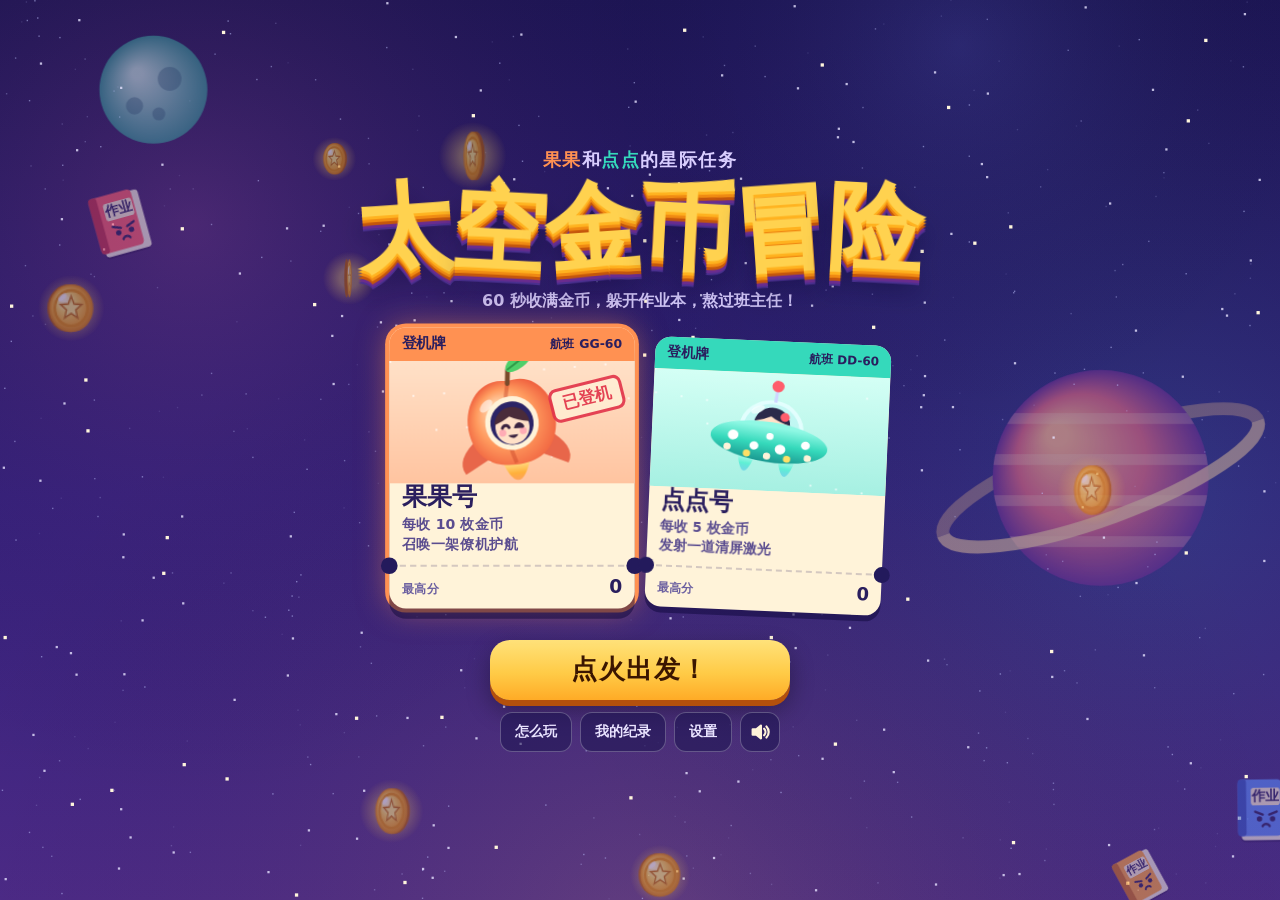
<file: index.html>
<!doctype html>
<html lang="zh-CN">
<head>
<meta charset="utf-8">
<meta name="viewport" content="width=device-width,initial-scale=1,maximum-scale=1,user-scalable=no,viewport-fit=cover">
<meta name="theme-color" content="#2a1d6e">
<meta name="apple-mobile-web-app-capable" content="yes">
<meta name="apple-mobile-web-app-status-bar-style" content="black-translucent">
<meta name="description" content="太空金币冒险：选择果果号或点点号，60 秒收集金币，躲开作业本和生气的班主任！">
<title>太空金币冒险</title>
<link rel="icon" href="icon.svg">
<style>
:root{--ink:#2a1e5e;--night:#231a5c;--neb:#4b2f8f;--gold:#ffcb47;--gold2:#ff9f1c;--red:#ff5d6c;--gg:#ff9152;--dd:#35d9bb;--cream:#fff3d9;
--sat:env(safe-area-inset-top,0px);--sar:env(safe-area-inset-right,0px);--sab:env(safe-area-inset-bottom,0px);--sal:env(safe-area-inset-left,0px);
font-family:"PingFang SC","Hiragino Sans GB","Microsoft YaHei","Noto Sans CJK SC","Source Han Sans SC",system-ui,sans-serif;color-scheme:dark}
*{box-sizing:border-box}
html,body{margin:0;height:100%;overflow:hidden;background:var(--night);color:var(--cream);overscroll-behavior:none;-webkit-user-select:none;user-select:none;-webkit-touch-callout:none;-webkit-tap-highlight-color:transparent;-webkit-text-size-adjust:100%}
button{font:inherit;color:inherit;cursor:pointer;-webkit-tap-highlight-color:transparent;touch-action:manipulation}
button:focus-visible{outline:3px solid var(--gold);outline-offset:3px}
#cv{position:fixed;inset:0;width:100%;height:100%;display:block;touch-action:none}
#safeProbe{position:fixed;inset:0;padding:var(--sat) var(--sar) var(--sab) var(--sal);visibility:hidden;pointer-events:none}

/* ---------- HUD ---------- */
#hud{position:fixed;left:0;right:0;top:0;z-index:5;display:none;grid-template-columns:auto 1fr auto;align-items:start;gap:8px;
 padding:calc(var(--sat) + 10px) calc(var(--sar) + 12px) 0 calc(var(--sal) + 12px);pointer-events:none}
body.m-play #hud{display:grid}
.hud-l{display:flex;flex-direction:column;gap:6px;align-items:flex-start;min-width:84px}
#lives{display:flex;gap:3px;height:26px;align-items:center}
.heart{width:24px;height:22px;transition:transform .2s,opacity .3s,filter .3s}
.heart.lost{opacity:.28;filter:grayscale(1);transform:scale(.8)}
#phase{font-size:12px;font-weight:800;color:#e3dbff;background:#1b1350b8;border:1px solid #ffffff22;border-radius:9px;padding:3px 9px;white-space:nowrap}
#phase.boss{color:#ffd3d8;background:#6e1631c8;border-color:#ff8c9877}
.hud-c{justify-self:center;display:flex;flex-direction:column;align-items:center;gap:5px}
#scoreBox{display:flex;align-items:center;gap:8px;background:linear-gradient(#33268ae8,#21186ae8);border:2px solid #ffcb4780;border-radius:999px;padding:4px 16px 4px 5px;box-shadow:0 4px 0 #140d40}
.coin-ico{width:28px;height:28px;border-radius:50%;background:radial-gradient(circle at 36% 30%,#fff7c8 0,#ffd75e 38%,#f3a20f 75%,#c46f00 100%);box-shadow:inset 0 0 0 2px #e38f00,inset 0 0 0 5px #ffdf70}
#score{font-size:26px;line-height:28px;font-weight:900;color:#ffe08a;font-variant-numeric:tabular-nums;min-width:2ch;text-align:right;text-shadow:0 2px 0 #8a4300}
#combo{display:flex;align-items:center;gap:6px;opacity:0;transform:translateY(-4px);transition:opacity .18s,transform .18s;height:18px}
#combo.on{opacity:1;transform:none}
#comboN{font-weight:900;font-size:14px;color:#fff;text-shadow:0 1px 0 #0008;white-space:nowrap}
#comboN em{font-style:normal;color:var(--gold);margin-left:2px}
.cbar{width:64px;height:6px;background:#ffffff26;border-radius:3px;overflow:hidden}
#comboFill{display:block;height:100%;width:100%;background:linear-gradient(90deg,#ffcb47,#ff5d6c);transform-origin:left center}
.hud-r{display:flex;gap:7px;justify-content:flex-end;align-items:center;pointer-events:auto}
#timer{position:relative;width:44px;height:44px}
#timer svg{width:100%;height:100%;transform:rotate(-90deg)}
#timer circle{fill:none;stroke-width:4.5}
#timer .tbg{stroke:#ffffff22}
#timerArc{stroke:#8ff0dc;stroke-linecap:round;transition:stroke-dashoffset 1s linear,stroke .3s}
#time{position:absolute;inset:0;display:grid;place-items:center;font-weight:900;font-size:16px;font-variant-numeric:tabular-nums}
#timer.urgent #timerArc{stroke:#ff6b79}
#timer.urgent #time{color:#ffb3ba}
.ibtn{width:42px;height:42px;border-radius:13px;border:2px solid #ffffff38;background:#1b1350c0;display:grid;place-items:center;padding:0;flex:none}
.ibtn svg{width:22px;height:22px;pointer-events:none}
.ibtn .off{display:none}.ibtn.muted .on{display:none}.ibtn.muted .off{display:block}
#skill,#powers{position:fixed;z-index:5;display:none;pointer-events:none}
body.m-play #skill,body.m-play #powers{display:flex}
#skill{left:calc(var(--sal) + 12px);bottom:calc(var(--sab) + 12px);align-items:center;gap:7px;background:#1b1350c0;border:1px solid #ffffff22;border-radius:12px;padding:5px 10px;font-size:13px;font-weight:800}
.sbar{width:58px;height:7px;border-radius:4px;background:#ffffff22;overflow:hidden}
#skillFill{display:block;height:100%;width:0;border-radius:4px;background:var(--acc,#ff9152);transition:width .2s}
#skillTxt{font-variant-numeric:tabular-nums;color:#d8d0ff;font-size:12px}
#powers{right:calc(var(--sar) + 12px);bottom:calc(var(--sab) + 12px);gap:6px}
.pw{display:flex;align-items:center;gap:5px;background:#1b1350d0;border:1.5px solid var(--c);border-radius:12px;padding:4px 9px 4px 6px;font-size:13px;font-weight:900;color:#fff}
.pw i{width:18px;height:18px;border-radius:50%;background:var(--c);display:grid;place-items:center;font-style:normal;font-size:11px;color:#1b1350}

/* ---------- Title ---------- */
.screen{position:fixed;inset:0;z-index:10;display:none;overflow:auto;
 padding:calc(var(--sat) + 14px) calc(var(--sar) + 16px) calc(var(--sab) + 14px) calc(var(--sal) + 16px)}
body.m-title #sTitle{display:flex}
#sTitle{flex-direction:column;align-items:center;justify-content:center;gap:clamp(14px,3.2vh,30px)}
.brand{text-align:center}
.kicker{margin:0 0 6px;font-size:clamp(14px,3.6vw,18px);font-weight:800;color:#d9ceff;letter-spacing:.08em}
.kicker b{color:var(--gg)}.kicker i{font-style:normal;color:var(--dd)}
.logo{margin:0;display:flex;justify-content:center;font-size:clamp(44px,12.4vw,96px);font-weight:900;line-height:1.05;white-space:nowrap}
.logo span{display:inline-block;color:#ffd24f;margin:0 -.01em;
 text-shadow:0 .03em 0 #ffb21f,0 .06em 0 #f08a12,0 .09em 0 #c4560c,0 .12em 0 #6a2c8f,0 .15em 0 #4b2f8f,0 .2em .25em #0d073580;
 animation:drop .7s cubic-bezier(.3,1.7,.5,1) both,float 3.6s ease-in-out 1s infinite}
.logo span:nth-child(odd){--r:-4deg}.logo span:nth-child(even){--r:3deg}
.logo span:nth-child(1){animation-delay:.05s,1s}.logo span:nth-child(2){animation-delay:.12s,1.2s}.logo span:nth-child(3){animation-delay:.19s,1.4s}
.logo span:nth-child(4){animation-delay:.26s,1.6s}.logo span:nth-child(5){animation-delay:.33s,1.8s}.logo span:nth-child(6){animation-delay:.4s,2s}
@keyframes drop{from{transform:translateY(-1.2em) rotate(var(--r)) scale(.6);opacity:0}to{transform:rotate(var(--r));opacity:1}}
@keyframes float{0%,100%{transform:rotate(var(--r)) translateY(0)}50%{transform:rotate(var(--r)) translateY(-.06em)}}
.tag{margin:12px 0 0;font-size:clamp(13px,3.4vw,16px);color:#cfc4f5;font-weight:600}
.passes{display:flex;gap:clamp(10px,3vw,20px);justify-content:center}
.pass{--acc:#ff9152;position:relative;width:min(43vw,236px);border:0;padding:0;border-radius:16px;background:var(--cream);color:var(--ink);text-align:left;
 box-shadow:0 6px 0 #120a3f88;transform:rotate(-2.5deg);transition:transform .3s cubic-bezier(.3,1.6,.5,1),box-shadow .2s;overflow:visible}
.pass+.pass{transform:rotate(2.5deg)}
.pass[data-ship=diandian]{--acc:#35d9bb}
.pass.sel{transform:translateY(-8px) scale(1.04);box-shadow:0 10px 0 #120a3f88,0 0 0 4px var(--acc),0 0 30px color-mix(in srgb,var(--acc) 55%,transparent)}
.pass-top{display:flex;justify-content:space-between;align-items:center;background:var(--acc);color:#2a1e5e;border-radius:16px 16px 0 0;padding:7px 12px;font-size:12px;font-weight:800}
.pass-top b{font-size:14px;font-weight:900}
.pass-art{display:block;width:100%;height:clamp(78px,15vh,118px)}
.pass-body{display:block;padding:0 12px 10px}
.pass-name{display:block;font-size:clamp(19px,5vw,24px);font-weight:900;line-height:1.1}
.pass-skill{display:block;margin-top:4px;font-size:clamp(12px,3.1vw,13.5px);line-height:1.4;color:#5a4c8f;font-weight:600;min-height:2.8em}
.pass-foot{position:relative;display:flex;justify-content:space-between;align-items:baseline;border-top:2px dashed #2a1e5e33;padding:8px 12px 10px;font-size:12px;font-weight:700;color:#6b5fa0}
.pass-foot::before,.pass-foot::after{content:"";position:absolute;top:-9px;width:16px;height:16px;border-radius:50%;background:var(--night)}
.pass-foot::before{left:-8px}.pass-foot::after{right:-8px}
.pass-foot b{font-size:18px;color:var(--ink);font-variant-numeric:tabular-nums}
.stamp{position:absolute;right:10px;top:52px;padding:3px 9px;border:3px solid #e2364b;color:#e2364b;border-radius:8px;font-weight:900;font-size:16px;transform:rotate(-14deg) scale(1.6);opacity:0;transition:opacity .15s,transform .25s cubic-bezier(.3,1.6,.5,1);pointer-events:none;background:#fff3d9cc}
.pass.sel .stamp{opacity:.92;transform:rotate(-14deg) scale(1)}
.actions{display:flex;flex-direction:column;align-items:center;gap:12px}
.cta{min-width:min(78vw,300px);min-height:60px;border:0;border-radius:20px;background:linear-gradient(#ffe27a,#ffcb47 55%,#ffab26);color:#3b1600;font-size:clamp(21px,5.6vw,26px);font-weight:900;letter-spacing:.06em;
 box-shadow:0 6px 0 #b4500c,0 10px 24px #0005;transition:transform .08s,box-shadow .08s}
.cta:active{transform:translateY(4px);box-shadow:0 2px 0 #b4500c,0 4px 10px #0005}
.mini{display:flex;gap:8px;flex-wrap:wrap;justify-content:center}
.mini button,.mini a{min-height:40px;padding:0 14px;border-radius:12px;border:1.5px solid #ffffff40;background:#1b135088;font-size:14px;font-weight:700;color:#e9e3ff;text-decoration:none;display:inline-flex;align-items:center;gap:6px}
.mini .ibtn{width:40px;height:40px;padding:0;justify-content:center}
@media (orientation:landscape) and (max-height:560px){
 #sTitle{display:none;flex-direction:row;flex-wrap:wrap;align-content:center;column-gap:28px;row-gap:12px}
 body.m-title #sTitle{display:flex}
 .brand,.actions{flex:0 0 auto}
 .left-col{display:flex;flex-direction:column;gap:14px;align-items:center}
 .logo{font-size:clamp(38px,8.5vh,64px)}
 .tag{margin-top:6px}
 .pass{width:min(26vw,210px)}
 .pass-art{height:clamp(60px,18vh,90px)}
 .cta{min-height:52px;min-width:240px}
}
.left-col{display:contents}
.brand{order:1}.passes{order:2}.actions{order:3}
@media (orientation:landscape) and (max-height:560px){.left-col{display:flex}}

/* ---------- Modals ---------- */
.modal{position:fixed;inset:0;z-index:20;display:grid;place-items:center;padding:calc(var(--sat) + 12px) calc(var(--sar) + 12px) calc(var(--sab) + 12px) calc(var(--sal) + 12px)}
.modal[hidden]{display:none}
.backdrop{position:absolute;inset:0;background:#130b3dc4}
.card{position:relative;width:min(92vw,400px);max-height:100%;overflow:auto;background:var(--cream);color:var(--ink);border-radius:22px;padding:22px 20px 18px;box-shadow:0 10px 0 #0a052899;animation:pop .32s cubic-bezier(.3,1.6,.5,1)}
@keyframes pop{from{transform:scale(.7) translateY(20px);opacity:0}to{transform:none;opacity:1}}
.x{position:absolute;top:8px;right:8px;width:44px;height:44px;border-radius:13px;border:0;background:#2a1e5e14;color:var(--ink);font-size:20px;font-weight:900;display:grid;place-items:center}
.card h2{margin:0 44px 12px 0;font-size:24px;font-weight:900;line-height:1.2}
.card p{margin:0 0 10px;line-height:1.55;font-size:15px;color:#4a3d80}
.btn{display:block;width:100%;min-height:52px;border:0;border-radius:15px;font-size:18px;font-weight:900;margin-top:10px}
.btn.primary{background:linear-gradient(#ffe27a,#ffcb47 55%,#ffab26);color:#3b1600;box-shadow:0 5px 0 #b4500c}
.btn.primary:active{transform:translateY(3px);box-shadow:0 2px 0 #b4500c}
.btn.ghost{background:#2a1e5e14;color:var(--ink)}
.row2{display:flex;gap:10px}.row2 .btn{flex:1}
.help li{display:flex;gap:12px;align-items:center;margin:0 0 10px;font-size:15px;line-height:1.45;color:#3d3170}
.help ul{list-style:none;margin:0 0 6px;padding:0}
.help canvas{width:40px;height:40px;flex:none}
.help b{color:var(--ink)}
.set-row{display:flex;justify-content:space-between;align-items:center;gap:10px;padding:10px 0;border-bottom:1.5px solid #2a1e5e14;font-weight:800;font-size:16px}
.seg{display:flex;background:#2a1e5e14;border-radius:12px;padding:3px}
.seg button{min-width:52px;min-height:38px;border:0;border-radius:10px;background:transparent;font-size:14px;font-weight:800;color:#5a4c8f}
.seg button.on{background:var(--ink);color:var(--cream)}
.rec{list-style:none;margin:0;padding:0;counter-reset:r}
.rec li{display:flex;align-items:center;gap:10px;padding:8px 4px;border-bottom:1.5px solid #2a1e5e14;font-weight:700;counter-increment:r}
.rec li::before{content:counter(r);width:26px;height:26px;border-radius:50%;display:grid;place-items:center;background:#2a1e5e14;font-size:13px}
.rec li:nth-child(1)::before{background:#ffcb47}.rec li:nth-child(2)::before{background:#d7dcef}.rec li:nth-child(3)::before{background:#f0b58a}
.rec .s{margin-left:auto;font-size:18px;font-weight:900;font-variant-numeric:tabular-nums}
.rec .d{font-size:12px;color:#7a6fae;font-weight:600}
.bests{display:flex;gap:10px;margin-bottom:12px}
.bests div{flex:1;border-radius:14px;padding:8px 10px;background:#2a1e5e10;font-weight:700;font-size:13px;color:#5a4c8f}
.bests b{display:block;font-size:22px;color:var(--ink)}
.empty{color:#7a6fae;text-align:center;padding:16px 0}
/* result */
.res{text-align:center}
.res h2{margin:4px 30px 4px}
.medal{width:86px;height:86px;margin:0 auto 6px;border-radius:50%;display:grid;place-items:center;font-size:34px;font-weight:900;color:#5a2a00;
 background:radial-gradient(circle at 35% 30%,#fff6c8,var(--m1) 45%,var(--m2));box-shadow:inset 0 0 0 5px #ffffff55,0 5px 0 var(--m3);animation:spinIn .8s cubic-bezier(.3,1.6,.5,1) both}
@keyframes spinIn{from{transform:rotateY(540deg) scale(.3)}to{transform:none}}
.bigscore{font-size:52px;font-weight:900;line-height:1;margin:8px 0 2px;color:#e08300;text-shadow:0 3px 0 #ffe9a8;font-variant-numeric:tabular-nums}
.newrec{display:inline-block;margin:4px 0 6px;padding:3px 12px;border:3px solid #e2364b;color:#e2364b;border-radius:9px;font-weight:900;transform:rotate(-6deg);animation:stampIn .4s .9s cubic-bezier(.3,1.8,.5,1) both}
@keyframes stampIn{from{transform:rotate(-6deg) scale(2.6);opacity:0}to{transform:rotate(-6deg) scale(1);opacity:1}}
.stats{display:grid;grid-template-columns:1fr 1fr;gap:8px;margin:10px 0 4px}
.stats div{background:#2a1e5e10;border-radius:12px;padding:7px 8px;font-size:12px;font-weight:700;color:#6b5fa0}
.stats b{display:block;font-size:19px;color:var(--ink);font-variant-numeric:tabular-nums}
.sub{font-size:14px;color:#5a4c8f;font-weight:700;margin:0}
@media (max-height:560px){.card{padding:16px 16px 14px}.medal{width:62px;height:62px;font-size:26px}.bigscore{font-size:40px}.stats{grid-template-columns:repeat(4,1fr)}.btn{min-height:46px;margin-top:8px}}
@media (prefers-reduced-motion:reduce){.logo span{animation:none}.card,.medal,.newrec{animation:none}}
</style>
</head>
<body class="m-title">
<canvas id="cv" aria-label="游戏画面：电脑用方向键或 WASD 移动，手机按住画面任意位置拖动飞艇"></canvas>
<div id="safeProbe"></div>

<div id="hud">
 <div class="hud-l"><div id="lives" aria-label="生命"></div><div id="phase">热身航段</div></div>
 <div class="hud-c">
  <div id="scoreBox"><i class="coin-ico"></i><b id="score">0</b></div>
  <div id="combo"><span id="comboN"></span><span class="cbar"><i id="comboFill"></i></span></div>
 </div>
 <div class="hud-r">
  <div id="timer"><svg viewBox="0 0 44 44"><circle class="tbg" cx="22" cy="22" r="19"/><circle id="timerArc" cx="22" cy="22" r="19" stroke-dasharray="119.38" stroke-dashoffset="0"/></svg><b id="time">60</b></div>
  <button class="ibtn mute" id="bMute" aria-label="静音"><svg class="on" viewBox="0 0 24 24" fill="none" stroke="#fff3d9" stroke-width="2.4" stroke-linecap="round" stroke-linejoin="round"><path d="M4 9v6h4l5 4V5L8 9z" fill="#fff3d9"/><path d="M16.5 8.5a5 5 0 0 1 0 7M19 6a8.5 8.5 0 0 1 0 12"/></svg><svg class="off" viewBox="0 0 24 24" fill="none" stroke="#fff3d9" stroke-width="2.4" stroke-linecap="round" stroke-linejoin="round"><path d="M4 9v6h4l5 4V5L8 9z" fill="#fff3d9"/><path d="M16 9l6 6M22 9l-6 6" stroke="#ff8c98"/></svg></button>
  <button class="ibtn" id="bPause" aria-label="暂停"><svg viewBox="0 0 24 24"><rect x="6" y="5" width="4.2" height="14" rx="1.5" fill="#fff3d9"/><rect x="13.8" y="5" width="4.2" height="14" rx="1.5" fill="#fff3d9"/></svg></button>
 </div>
</div>
<div id="skill"><span id="skillName">僚机</span><span class="sbar"><i id="skillFill"></i></span><span id="skillTxt">0/10</span></div>
<div id="powers"></div>

<section class="screen" id="sTitle">
 <div class="left-col">
  <div class="brand">
   <p class="kicker"><b>果果</b>和<i>点点</i>的星际任务</p>
   <h1 class="logo" aria-label="太空金币冒险"><span>太</span><span>空</span><span>金</span><span>币</span><span>冒</span><span>险</span></h1>
   <p class="tag">60 秒收满金币，躲开作业本，熬过班主任！</p>
  </div>
  <div class="actions">
   <button class="cta" id="bStart">点火出发！</button>
   <div class="mini">
    <button id="bHelp">怎么玩</button><button id="bRecords">我的纪录</button><button id="bSettings">设置</button>
    <button class="ibtn mute" id="bMute2" aria-label="静音"><svg class="on" viewBox="0 0 24 24" fill="none" stroke="#fff3d9" stroke-width="2.4" stroke-linecap="round" stroke-linejoin="round"><path d="M4 9v6h4l5 4V5L8 9z" fill="#fff3d9"/><path d="M16.5 8.5a5 5 0 0 1 0 7M19 6a8.5 8.5 0 0 1 0 12"/></svg><svg class="off" viewBox="0 0 24 24" fill="none" stroke="#fff3d9" stroke-width="2.4" stroke-linecap="round" stroke-linejoin="round"><path d="M4 9v6h4l5 4V5L8 9z" fill="#fff3d9"/><path d="M16 9l6 6M22 9l-6 6" stroke="#ff8c98"/></svg></button>
   </div>
  </div>
 </div>
 <div class="passes" role="radiogroup" aria-label="选择飞艇">
  <button class="pass" data-ship="guoguo" role="radio" aria-checked="false">
   <span class="pass-top"><b>登机牌</b><span>航班 GG-60</span></span>
   <canvas class="pass-art" data-ship="guoguo"></canvas>
   <span class="pass-body"><span class="pass-name">果果号</span><span class="pass-skill">每收 10 枚金币<br>召唤一架僚机护航</span></span>
   <span class="pass-foot"><span>最高分</span><b class="pass-best">0</b></span>
   <span class="stamp">已登机</span>
  </button>
  <button class="pass" data-ship="diandian" role="radio" aria-checked="false">
   <span class="pass-top"><b>登机牌</b><span>航班 DD-60</span></span>
   <canvas class="pass-art" data-ship="diandian"></canvas>
   <span class="pass-body"><span class="pass-name">点点号</span><span class="pass-skill">每收 5 枚金币<br>发射一道清屏激光</span></span>
   <span class="pass-foot"><span>最高分</span><b class="pass-best">0</b></span>
   <span class="stamp">已登机</span>
  </button>
 </div>
</section>

<div class="modal" id="mHelp" hidden><div class="backdrop" data-close></div><div class="card help" role="dialog" aria-modal="true" aria-labelledby="hHelp">
 <button class="x" data-close aria-label="关闭">✕</button>
 <h2 id="hHelp">怎么玩</h2>
 <ul>
  <li><canvas data-ico="move"></canvas><span><b>移动飞艇</b>：手机按住屏幕任意位置拖动；电脑用方向键 / WASD</span></li>
  <li><canvas data-ico="coin"></canvas><span><b>收金币</b>：连续收集能叠连击，倍率最高 ×4；整排收齐有奖励</span></li>
  <li><canvas data-ico="book"></canvas><span><b>躲作业本</b>：碰到会掉一颗心，3 颗心用完任务失败</span></li>
  <li><canvas data-ico="magnet"></canvas><span><b>道具泡泡</b>：磁铁吸金币、护盾挡一次、×2 双倍、爱心回血</span></li>
  <li><canvas data-ico="boss"></canvas><span><b>最后 15 秒</b>：生气的班主任登场，看准红圈及时躲开，撑到下课铃！</span></li>
 </ul>
 <button class="btn primary" data-close>知道了</button>
</div></div>

<div class="modal" id="mRecords" hidden><div class="backdrop" data-close></div><div class="card" role="dialog" aria-modal="true" aria-labelledby="hRec">
 <button class="x" data-close aria-label="关闭">✕</button>
 <h2 id="hRec">我的纪录</h2>
 <div class="bests"><div>果果号最高<b id="bestG">0</b></div><div>点点号最高<b id="bestD">0</b></div></div>
 <ol class="rec" id="recList"></ol>
 <button class="btn ghost" data-close>关闭</button>
</div></div>

<div class="modal" id="mSettings" hidden><div class="backdrop" data-close></div><div class="card" role="dialog" aria-modal="true" aria-labelledby="hSet">
 <button class="x" data-close aria-label="关闭">✕</button>
 <h2 id="hSet">设置</h2>
 <div class="set-row">声音<div class="seg" data-set="sound"><button data-v="1">开</button><button data-v="0">关</button></div></div>
 <div class="set-row">背景音乐<div class="seg" data-set="music"><button data-v="1">开</button><button data-v="0">关</button></div></div>
 <div class="set-row">屏幕震动<div class="seg" data-set="shake"><button data-v="2">强</button><button data-v="1">弱</button><button data-v="0">关</button></div></div>
 <div class="set-row">受伤闪光<div class="seg" data-set="flash"><button data-v="1">开</button><button data-v="0">关</button></div></div>
 <button class="btn ghost" data-close>完成</button>
</div></div>

<div class="modal" id="mPause" hidden><div class="backdrop" data-close></div><div class="card" role="dialog" aria-modal="true" aria-labelledby="hPause">
 <button class="x" data-close aria-label="继续">✕</button>
 <h2 id="hPause">休息一下</h2>
 <p id="pauseInfo">计时已暂停，宇宙在等你。</p>
 <button class="btn primary" id="bResume">继续冒险</button>
 <div class="row2"><button class="btn ghost" id="bPSet">设置</button><button class="btn ghost" id="bRestart">重新开始</button></div>
 <button class="btn ghost" id="bHome">回到登机口</button>
</div></div>

<div class="modal" id="mOver" hidden><div class="backdrop" data-close></div><div class="card res" role="dialog" aria-modal="true" aria-labelledby="hOver">
 <button class="x" data-close aria-label="关闭">✕</button>
 <div class="medal" id="medal">金</div>
 <h2 id="hOver">下课铃响，安全返航！</h2>
 <p class="sub" id="overSub"></p>
 <div class="bigscore" id="overScore">0</div>
 <div id="newRec" class="newrec" hidden>新纪录！</div>
 <div class="stats">
  <div>金币<b id="stCoins">0</b></div><div>最高连击<b id="stCombo">0</b></div>
  <div>整排收齐<b id="stSets">0</b></div><div id="stBonusL">生命奖励<b id="stBonus">0</b></div>
 </div>
 <div class="row2"><button class="btn ghost" id="bChange">换飞艇</button><button class="btn primary" id="bAgain">再飞一次</button></div>
</div></div>

<script src="game.js?v=202610042358"></script>
</body>
</html>
</file>
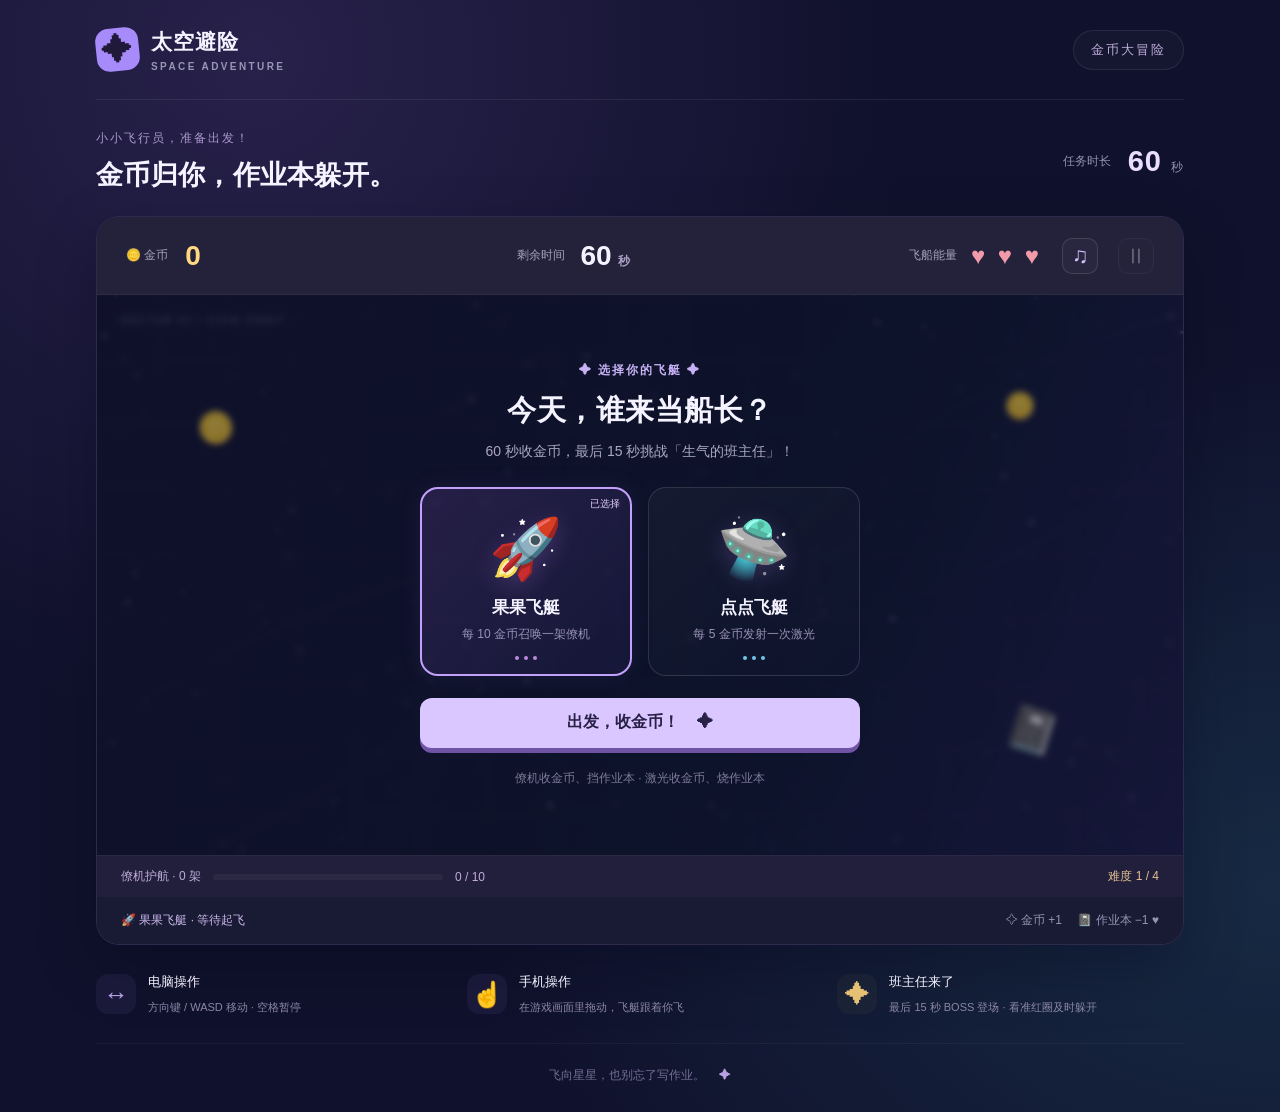
<file: v1/index.html>
<!doctype html><html lang="zh-CN"><head><meta charset="utf-8"><meta name="viewport" content="width=device-width,initial-scale=1,viewport-fit=cover"><meta name="theme-color" content="#10112c"><meta name="description" content="选择果果飞艇或点点飞艇，60秒收集金币，躲开作业本！"><title>太空避险 · 金币大冒险</title><link rel="icon" href="icon.svg"><link rel="stylesheet" href="style.css?v=3"></head><body>
<div class="app"><header><div class="logo"><span class="logo-icon">✦</span><div>太空避险<small>SPACE ADVENTURE</small></div></div><span class="top-tag">金币大冒险</span></header>
<main><div class="game-heading"><div><p class="eyebrow">小小飞行员，准备出发！</p><h1>金币归你，作业本躲开。</h1></div><div class="mission"><span>任务时长</span><strong>60 <small>秒</small></strong></div></div>
<section class="arena" aria-label="太空金币游戏"><div class="hud"><div class="hud-box"><span class="hud-label">🪙 金币</span><strong id="score">0</strong></div><div class="timer-box"><span class="hud-label">剩余时间</span><strong><b id="time">60</b><small>秒</small></strong></div><div class="life-box"><span class="hud-label">飞船能量</span><strong id="lives" aria-label="3颗爱心">♥ ♥ ♥</strong></div><button id="sound" class="pause sound" aria-label="关闭音乐和音效" aria-pressed="true">♫</button><button id="pause" class="pause" aria-label="暂停游戏" disabled>Ⅱ</button></div>
<div class="playfield" id="field"><canvas id="canvas" tabindex="0" aria-label="游戏画面。电脑用方向键或 WASD 移动，手机在画面里拖动。"></canvas><div class="corner-label">SECTOR 01 / COIN ORBIT</div><div id="hit-flash" class="hit-flash"></div>
<div class="overlay" id="start-screen"><div class="dialog start-dialog"><span class="badge">✦ 选择你的飞艇 ✦</span><h2>今天，谁来当船长？</h2><p class="intro">60 秒收金币，最后 15 秒挑战「生气的班主任」！</p><div class="characters"><button class="character selected guoguo" data-ship="guoguo" aria-pressed="true"><span class="chosen">已选择</span><span class="ship-emoji">🚀</span><strong>果果飞艇</strong><span class="ship-desc">每 10 金币召唤一架僚机</span><span class="swatches"><i></i><i></i><i></i></span></button><button class="character diandian" data-ship="diandian" aria-pressed="false"><span class="chosen">已选择</span><span class="ship-emoji">🛸</span><strong>点点飞艇</strong><span class="ship-desc">每 5 金币发射一次激光</span><span class="swatches"><i></i><i></i><i></i></span></button></div><button id="start" class="launch">出发，收金币！ <span>✦</span></button><p class="equal">僚机收金币、挡作业本 · 激光收金币、烧作业本</p></div></div>
<div class="overlay" id="pause-screen" hidden><div class="dialog small-dialog"><span class="large-symbol">☾</span><h2>休息一下，宇宙等你</h2><p>计时已暂停，准备好再继续。</p><button id="resume" class="launch">继续冒险</button><button id="restart-paused" class="secondary">重新选飞艇</button></div></div>
<div class="overlay" id="end-screen" hidden><div class="dialog small-dialog"><span id="result-icon" class="large-symbol">🏆</span><span id="result-badge" class="badge">任务完成</span><h2 id="result-title">金币满载，返航成功！</h2><p id="result-description"></p><div class="result-score"><span>本次收集</span><strong>🪙 <b id="final-score">0</b></strong><span>枚金币</span></div><button id="again" class="launch">再飞一次</button><button id="choose" class="secondary">换一艘飞艇</button></div></div>
<div id="floating-message" aria-live="polite"></div></div>
<div class="skill-bar"><span id="skill-label">僚机护航</span><div class="skill-track"><i id="skill-fill"></i></div><span id="skill-progress">0 / 10</span><span id="difficulty">难度 1 / 4</span></div><div class="game-bottom"><span id="pilot-label">🚀 果果飞艇 · 等待起飞</span><span>✧ 金币 +1　 📓 作业本 −1 ♥</span></div></section>
<section class="tips"><div><span class="tip-icon">↔</span><p><strong>电脑操作</strong><span>方向键 / WASD 移动 · 空格暂停</span></p></div><div><span class="tip-icon">☝</span><p><strong>手机操作</strong><span>在游戏画面里拖动，飞艇跟着你飞</span></p></div><div><span class="tip-icon gold">✦</span><p><strong>班主任来了</strong><span>最后 15 秒 BOSS 登场 · 看准红圈及时躲开</span></p></div></section><footer>飞向星星，也别忘了写作业。 <span>✦</span></footer></main></div><script type="module" src="app.js?v=3"></script></body></html>
</file>
<file: v1/style.css>
:root{color-scheme:dark;font-family:-apple-system,BlinkMacSystemFont,"PingFang SC","Microsoft YaHei",sans-serif;background:#10112c;color:#f5f3ff}*{box-sizing:border-box}body{margin:0;background:radial-gradient(ellipse at 20% 5%,#28214b 0,transparent 45%),radial-gradient(ellipse at 100% 80%,#172a43 0,transparent 45%),#10112c}button{font:inherit;cursor:pointer;color:inherit}button:focus-visible,canvas:focus-visible{outline:3px solid #ffe080;outline-offset:4px}button:disabled{cursor:default;opacity:.35}.app{max-width:1160px;margin:auto;padding:0 36px}header{height:100px;display:flex;align-items:center;justify-content:space-between;border-bottom:1px solid #ffffff12}.logo{display:flex;align-items:center;gap:12px;font-size:21px;font-weight:750;letter-spacing:1px}.logo-icon{width:43px;height:43px;background:#a78bfa;display:grid;place-items:center;border-radius:13px;color:#211939;font-size:30px;transform:rotate(-6deg)}.logo small{display:block;font-size:10px;font-weight:600;letter-spacing:2.4px;color:#9896b5;margin-top:5px}.top-tag{font-size:13px;letter-spacing:2px;color:#bcacd9;background:#ffffff06;border:1px solid #ffffff15;border-radius:30px;padding:10px 17px}.game-heading{display:flex;align-items:center;justify-content:space-between;margin:30px 0 23px}.eyebrow{font-size:12px;letter-spacing:2px;color:#ab9ace;margin:0 0 10px}h1{font-size:27px;letter-spacing:.3px;margin:0;font-weight:650}.mission{display:flex;align-items:center;gap:17px}.mission>span{font-size:12px;color:#9291ad}.mission strong{font-size:29px;color:#e9deff;letter-spacing:1px}.mission small{font-size:12px;font-weight:400;color:#9291ad}.arena{border:1px solid #574c796b;border-radius:23px;overflow:hidden;background:#11112c;box-shadow:0 22px 60px #04051644}.hud{height:78px;background:#24223b;display:flex;align-items:center;padding:0 29px;gap:25px;border-bottom:1px solid #ffffff0c}.hud-box{flex:1;display:flex;align-items:center;gap:17px}.hud-label{font-size:12px;color:#a6a0bc}.hud strong{font-size:28px;font-weight:650;font-variant-numeric:tabular-nums}.hud-box strong{color:#ffd881}.timer-box{display:flex;align-items:center;gap:15px;flex:1}.timer-box b{font-weight:650}.timer-box small{font-size:12px;color:#aaa0c1;margin-left:6px}.life-box{display:flex;align-items:center;gap:14px}.life-box strong{font-size:24px;letter-spacing:3px;color:#f29aaa;white-space:nowrap}.pause{width:36px;height:36px;border:1px solid #ffffff20;background:#ffffff06;border-radius:10px;font-size:20px;line-height:1;margin-left:2px}.playfield{height:560px;position:relative;isolation:isolate;background:#10132e}canvas{display:block;width:100%;height:100%;touch-action:none}.corner-label{position:absolute;left:23px;top:20px;font-size:10px;letter-spacing:2px;color:#605e81;pointer-events:none}.overlay{position:absolute;inset:0;display:flex;align-items:center;justify-content:center;padding:20px;background:#0a0d2470;backdrop-filter:blur(3px);z-index:2}.dialog{text-align:center;max-width:480px;width:100%;padding:20px}.badge{display:block;color:#c6b1f4;letter-spacing:2px;font-size:12px;font-weight:600;margin-bottom:12px}h2{font-size:29px;font-weight:700;margin:0 0 12px;letter-spacing:.5px}.intro{font-size:14px;color:#aaa6c4;margin:0 0 26px}.characters{display:grid;grid-template-columns:1fr 1fr;gap:16px;margin:22px 0}.character{position:relative;border:1px solid #ffffff20;border-radius:18px;background:linear-gradient(140deg,#ffffff09,#ffffff02);padding:18px 12px 15px;min-height:187px;transition:transform .16s,border-color .16s}.character:hover{transform:translateY(-3px)}.character.selected{border:2px solid #c3a0fa;background:linear-gradient(135deg,#9b62d92c,#845cfb10);padding:17px 11px 14px;box-shadow:0 0 24px #9970df18}.character.diandian.selected{border-color:#7edaf5;background:linear-gradient(135deg,#399ecc2b,#366aad10)}.chosen{position:absolute;right:10px;top:8px;font-size:10px;color:#e3ceff;opacity:0}.character.selected .chosen{opacity:1}.ship-emoji{display:block;font-family:'Apple Color Emoji','Noto Color Emoji','Segoe UI Emoji',sans-serif;font-size:59px;line-height:1.15;margin:10px 0 12px;filter:drop-shadow(0 6px 12px #bc87f13b)}.character strong{font-size:17px;display:block;margin-bottom:5px}.ship-desc{font-size:12px;color:#9993b7}.swatches{display:flex;justify-content:center;gap:5px;margin-top:13px}.swatches i{width:4px;height:4px;border-radius:50%;background:#bb8bde}.diandian .swatches i{background:#70c7e7}.launch{min-height:50px;width:100%;border:0;border-radius:12px;background:#dac7ff;color:#292047;font-size:16px;font-weight:750;box-shadow:0 5px 0 #7153a5;transition:filter .15s,transform .15s}.launch:hover{filter:brightness(1.08)}.launch:active{transform:translateY(3px);box-shadow:0 2px 0 #7153a5}.launch span{margin-left:14px}.equal{font-size:12px;color:#7e7b9b;margin:20px 0 0}.game-bottom{display:flex;justify-content:space-between;padding:15px 24px;background:#191a33;color:#9893b3;gap:12px;font-size:12px}.game-bottom span:first-child{color:#cbb7ed}.tips{display:grid;grid-template-columns:1fr 1fr 1fr;gap:24px;padding:28px 0;border-bottom:1px solid #ffffff0c}.tips>div{display:flex;align-items:center;gap:12px}.tip-icon{width:40px;height:40px;flex-shrink:0;background:#a98bf013;color:#b8a4e9;display:grid;place-items:center;font-size:25px;border-radius:12px}.tip-icon.gold{color:#e6c073;background:#e6c0730a}.tips p{margin:0}.tips strong{display:block;font-size:13px;font-weight:500;margin-bottom:6px}.tips p span{font-size:11px;color:#8c87a8}footer{padding:23px 0 28px;text-align:center;font-size:12px;color:#746e94}footer span{margin-left:10px;color:#b89ee2}.small-dialog{background:#24233beF;border:1px solid #8674a544;border-radius:23px;padding:28px;max-width:370px;box-shadow:0 20px 70px #0005}.small-dialog h2{font-size:25px}.small-dialog p{font-size:14px;color:#b3a9c7;line-height:1.8}.large-symbol{display:block;font-size:45px;margin-bottom:15px}.secondary{display:block;width:100%;border:1px solid #ffffff20;background:#ffffff05;border-radius:10px;min-height:44px;margin-top:17px;color:#b7a9d0;font-size:14px}.result-score{display:flex;align-items:center;justify-content:center;flex-direction:column;background:#15172d;border-radius:14px;padding:16px;margin:18px 0 23px}.result-score span{font-size:12px;color:#928bab}.result-score strong{font-size:36px;color:#ffdb7f;margin:7px 0}.result-score b{font-weight:700}.hit-flash{position:absolute;inset:0;pointer-events:none;background:#fc708b;opacity:0;z-index:1}.hit-flash.flash{animation:flash .35s ease-out}#floating-message{position:absolute;bottom:24px;width:100%;text-align:center;color:#ffd3dd;font-size:15px;font-weight:650;pointer-events:none;text-shadow:0 2px 10px #000;z-index:1}.urgent{color:#ffacbd!important}[hidden]{display:none!important}@keyframes flash{0%{opacity:.2}100%{opacity:0}}@media(max-width:800px){.app{padding:0 20px}.hud{padding:0 18px;gap:16px}.hud-box,.timer-box,.life-box{display:block}.hud-label{display:block;margin-bottom:5px}.hud strong{font-size:24px}.life-box strong{font-size:19px;letter-spacing:2px}.hud{height:80px}.tips{gap:10px}.tips p span{line-height:1.5;display:block}.tips>div{align-items:flex-start}.mission{display:none}.game-heading{margin-top:25px}.playfield{height:540px}}@media(max-width:520px){.app{padding:0 12px}header{height:75px;padding:0 5px}.logo{font-size:18px;gap:10px}.logo-icon{width:35px;height:35px;font-size:25px;border-radius:10px}.logo small{font-size:8px;letter-spacing:1.5px}.top-tag{font-size:10px;padding:8px 11px}.game-heading{margin:21px 5px 18px}h1{font-size:21px}.eyebrow{font-size:10px;margin-bottom:8px}.arena{border-radius:18px}.hud{padding:0 14px;gap:10px;height:73px}.hud-label{font-size:10px}.hud strong{font-size:24px}.hud-box{flex:1}.timer-box{flex:.9}.life-box strong{font-size:17px;letter-spacing:1px}.pause{width:32px;height:36px;margin-left:5px}.playfield{height:clamp(435px,64svh,570px)}.overlay{padding:10px}.dialog{padding:12px;max-width:390px}h2{font-size:25px}.intro{font-size:12px;margin-bottom:17px}.badge{font-size:10px}.characters{gap:12px;margin:18px 0}.character{min-height:168px;padding-top:16px}.character.selected{padding-top:15px}.ship-emoji{font-size:51px}.character strong{font-size:16px}.ship-desc{font-size:11px}.chosen{font-size:9px}.equal{font-size:10px}.game-bottom{padding:12px 13px;font-size:10px;flex-wrap:wrap}.tips{grid-template-columns:1fr 1fr;padding:22px 5px;gap:15px}.tips>div:last-child{display:none}.tips strong{font-size:12px}.tips p span{font-size:11px}.tip-icon{width:32px;height:36px;font-size:23px}.small-dialog{padding:26px 22px;max-width:310px}.small-dialog h2{font-size:23px}.corner-label{font-size:8px;left:15px;top:15px}footer{font-size:11px}}@media(prefers-reduced-motion:reduce){*{animation:none!important;transition:none!important}}
.skill-bar{display:flex;gap:12px;align-items:center;background:#211f3b;padding:12px 24px;font-size:12px;color:#c2addd;border-top:1px solid #ffffff0a}.skill-track{height:6px;border-radius:9px;background:#ffffff0b;flex:1;max-width:230px;overflow:hidden}.skill-track i{height:100%;display:block;width:0;background:linear-gradient(90deg,#e9a7d1,#b0bfff);transition:width .18s}#difficulty{margin-left:auto;color:#e4c190;white-space:nowrap}.sound{font-size:22px;color:#d5bfff}.sound[aria-pressed=false]{color:#827992}.hud{gap:18px}.equal{line-height:1.7}@media(max-width:520px){.hud{gap:7px;padding:0 11px}.pause{margin-left:0;flex-shrink:0;width:29px}.life-box strong{font-size:15px}.skill-bar{padding:11px 13px;gap:8px;font-size:10px}.skill-track{min-width:25px}.ship-desc{font-size:10px}.equal{font-size:10px}.hud-label{font-size:9px}}
</file>
